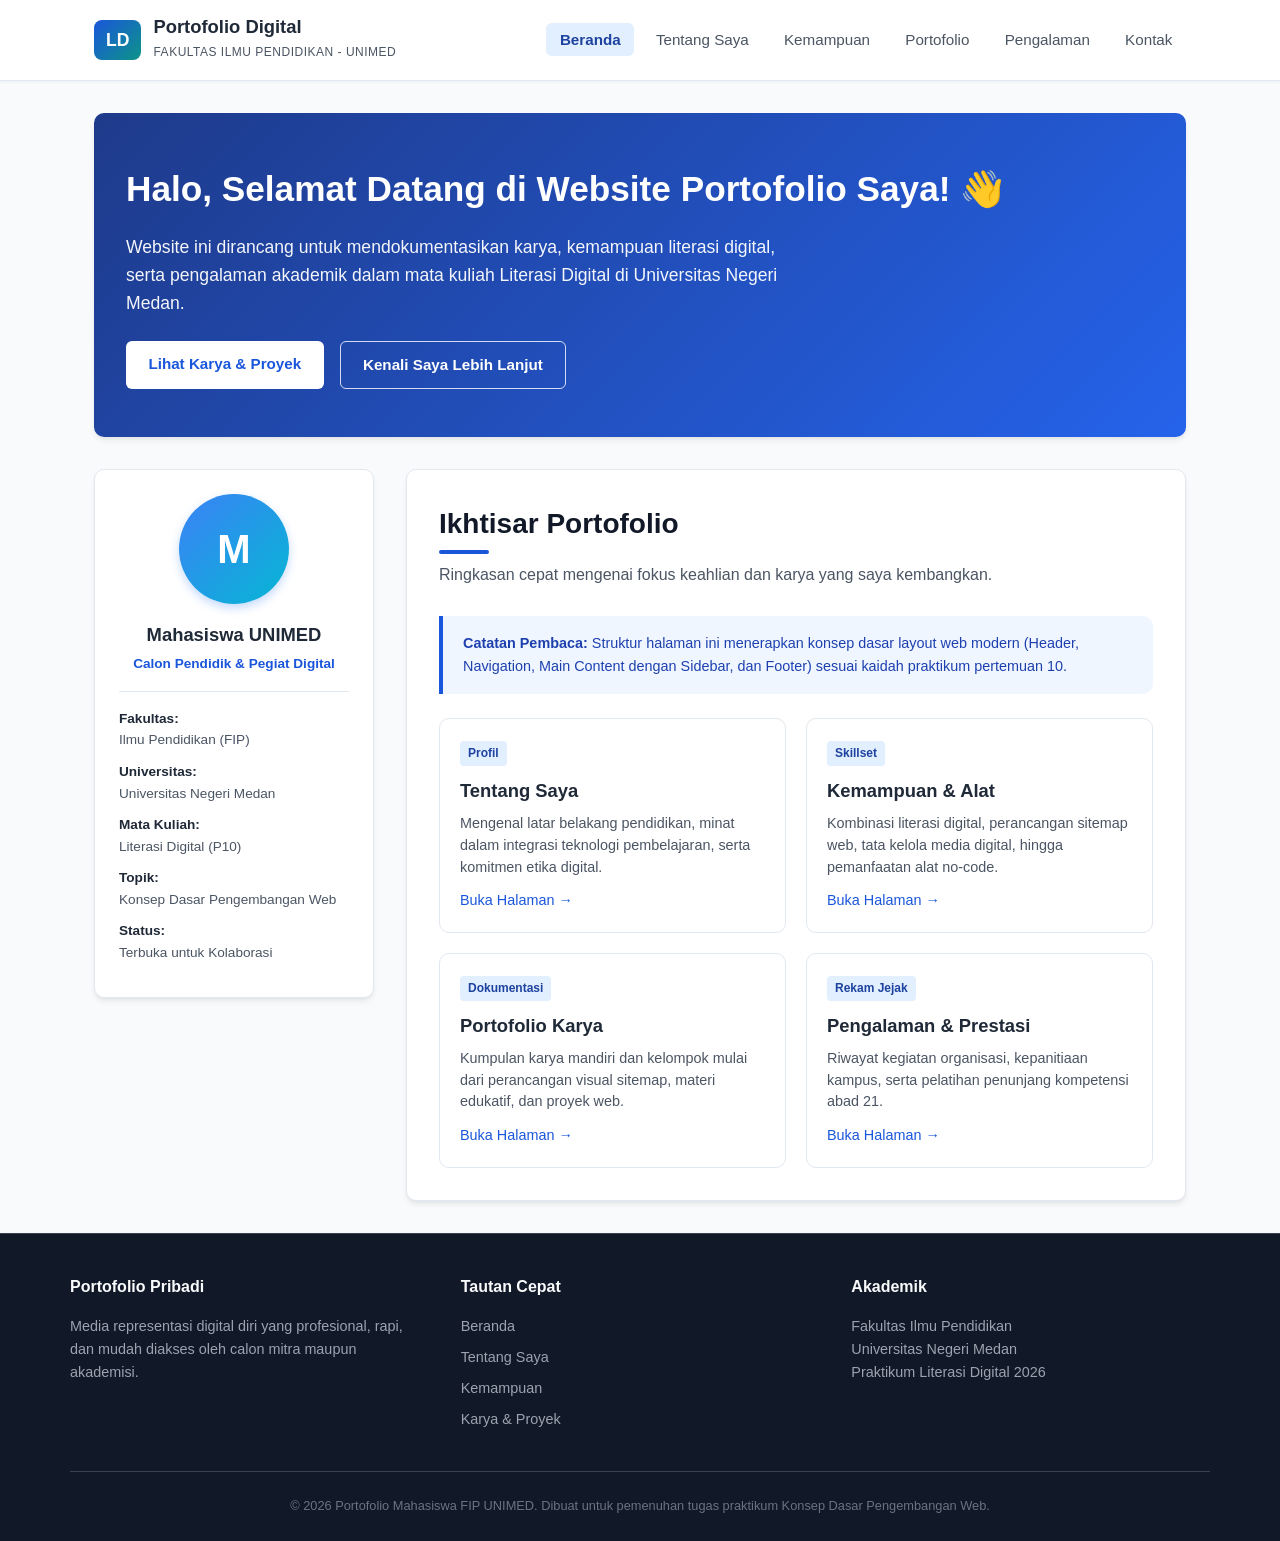
<file: index.html>
<!DOCTYPE html>
<html lang="id">
<head>
  <meta charset="UTF-8">
  <meta name="viewport" content="width=device-width, initial-scale=1.0">
  <title>Beranda | Portofolio Pribadi - Literasi Digital</title>
  <link rel="stylesheet" href="style.css">
</head>
<body>

  <!-- ================= 1. HEADER & NAVIGATION ================= -->
  <header>
    <div class="header-container">
      <div class="brand-logo">
        <span class="brand-badge">LD</span>
        <div class="brand-text">
          <h1>Portofolio Digital</h1>
          <span>Fakultas Ilmu Pendidikan - UNIMED</span>
        </div>
      </div>
      <nav>
        <ul>
          <li><a href="index.html" class="active">Beranda</a></li>
          <li><a href="tentang.html">Tentang Saya</a></li>
          <li><a href="kemampuan.html">Kemampuan</a></li>
          <li><a href="portofolio.html">Portofolio</a></li>
          <li><a href="pengalaman.html">Pengalaman</a></li>
          <li><a href="kontak.html">Kontak</a></li>
        </ul>
      </nav>
    </div>
  </header>

  <!-- ================= 2. MAIN CONTENT ================= -->
  <main>
    <!-- Hero Banner -->
    <section class="hero-banner">
      <h2>Halo, Selamat Datang di Website Portofolio Saya! 👋</h2>
      <p>
        Website ini dirancang untuk mendokumentasikan karya, kemampuan literasi digital,
        serta pengalaman akademik dalam mata kuliah Literasi Digital di Universitas Negeri Medan.
      </p>
      <div class="btn-group">
        <a href="portofolio.html" class="btn btn-primary">Lihat Karya & Proyek</a>
        <a href="tentang.html" class="btn btn-outline">Kenali Saya Lebih Lanjut</a>
      </div>
    </section>

    <!-- Layout Grid: Sidebar + Content -->
    <div class="layout-grid">
      <!-- SIDEBAR -->
      <aside class="sidebar">
        <div class="profile-card">
          <div class="avatar-placeholder">M</div>
          <h3>Mahasiswa UNIMED</h3>
          <p class="role">Calon Pendidik & Pegiat Digital</p>
          <ul class="sidebar-info">
            <li><strong>Fakultas:</strong> Ilmu Pendidikan (FIP)</li>
            <li><strong>Universitas:</strong> Universitas Negeri Medan</li>
            <li><strong>Mata Kuliah:</strong> Literasi Digital (P10)</li>
            <li><strong>Topik:</strong> Konsep Dasar Pengembangan Web</li>
            <li><strong>Status:</strong> Terbuka untuk Kolaborasi</li>
          </ul>
        </div>
      </aside>

      <!-- CONTENT AREA -->
      <section class="content-area">
        <h2 class="page-title">Ikhtisar Portofolio</h2>
        <p class="page-subtitle">Ringkasan cepat mengenai fokus keahlian dan karya yang saya kembangkan.</p>

        <div class="notice-box">
          <strong>Catatan Pembaca:</strong> Struktur halaman ini menerapkan konsep dasar layout web modern (Header, Navigation, Main Content dengan Sidebar, dan Footer) sesuai kaidah praktikum pertemuan 10.
        </div>

        <div class="card-grid">
          <div class="card">
            <span class="card-tag">Profil</span>
            <h3>Tentang Saya</h3>
            <p>Mengenal latar belakang pendidikan, minat dalam integrasi teknologi pembelajaran, serta komitmen etika digital.</p>
            <p style="margin-top: 0.75rem;"><a href="tentang.html">Buka Halaman &rarr;</a></p>
          </div>

          <div class="card">
            <span class="card-tag">Skillset</span>
            <h3>Kemampuan & Alat</h3>
            <p>Kombinasi literasi digital, perancangan sitemap web, tata kelola media digital, hingga pemanfaatan alat no-code.</p>
            <p style="margin-top: 0.75rem;"><a href="kemampuan.html">Buka Halaman &rarr;</a></p>
          </div>

          <div class="card">
            <span class="card-tag">Dokumentasi</span>
            <h3>Portofolio Karya</h3>
            <p>Kumpulan karya mandiri dan kelompok mulai dari perancangan visual sitemap, materi edukatif, dan proyek web.</p>
            <p style="margin-top: 0.75rem;"><a href="portofolio.html">Buka Halaman &rarr;</a></p>
          </div>

          <div class="card">
            <span class="card-tag">Rekam Jejak</span>
            <h3>Pengalaman & Prestasi</h3>
            <p>Riwayat kegiatan organisasi, kepanitiaan kampus, serta pelatihan penunjang kompetensi abad 21.</p>
            <p style="margin-top: 0.75rem;"><a href="pengalaman.html">Buka Halaman &rarr;</a></p>
          </div>
        </div>
      </section>
    </div>
  </main>

  <!-- ================= 3. FOOTER ================= -->
  <footer>
    <div class="footer-container">
      <div class="footer-col">
        <h4>Portofolio Pribadi</h4>
        <p>Media representasi digital diri yang profesional, rapi, dan mudah diakses oleh calon mitra maupun akademisi.</p>
      </div>
      <div class="footer-col">
        <h4>Tautan Cepat</h4>
        <ul>
          <li><a href="index.html">Beranda</a></li>
          <li><a href="tentang.html">Tentang Saya</a></li>
          <li><a href="kemampuan.html">Kemampuan</a></li>
          <li><a href="portofolio.html">Karya & Proyek</a></li>
        </ul>
      </div>
      <div class="footer-col">
        <h4>Akademik</h4>
        <p>Fakultas Ilmu Pendidikan<br>Universitas Negeri Medan<br>Praktikum Literasi Digital 2026</p>
      </div>
    </div>
    <div class="footer-bottom">
      <p>&copy; 2026 Portofolio Mahasiswa FIP UNIMED. Dibuat untuk pemenuhan tugas praktikum Konsep Dasar Pengembangan Web.</p>
    </div>
  </footer>

</body>
</html>
</file>
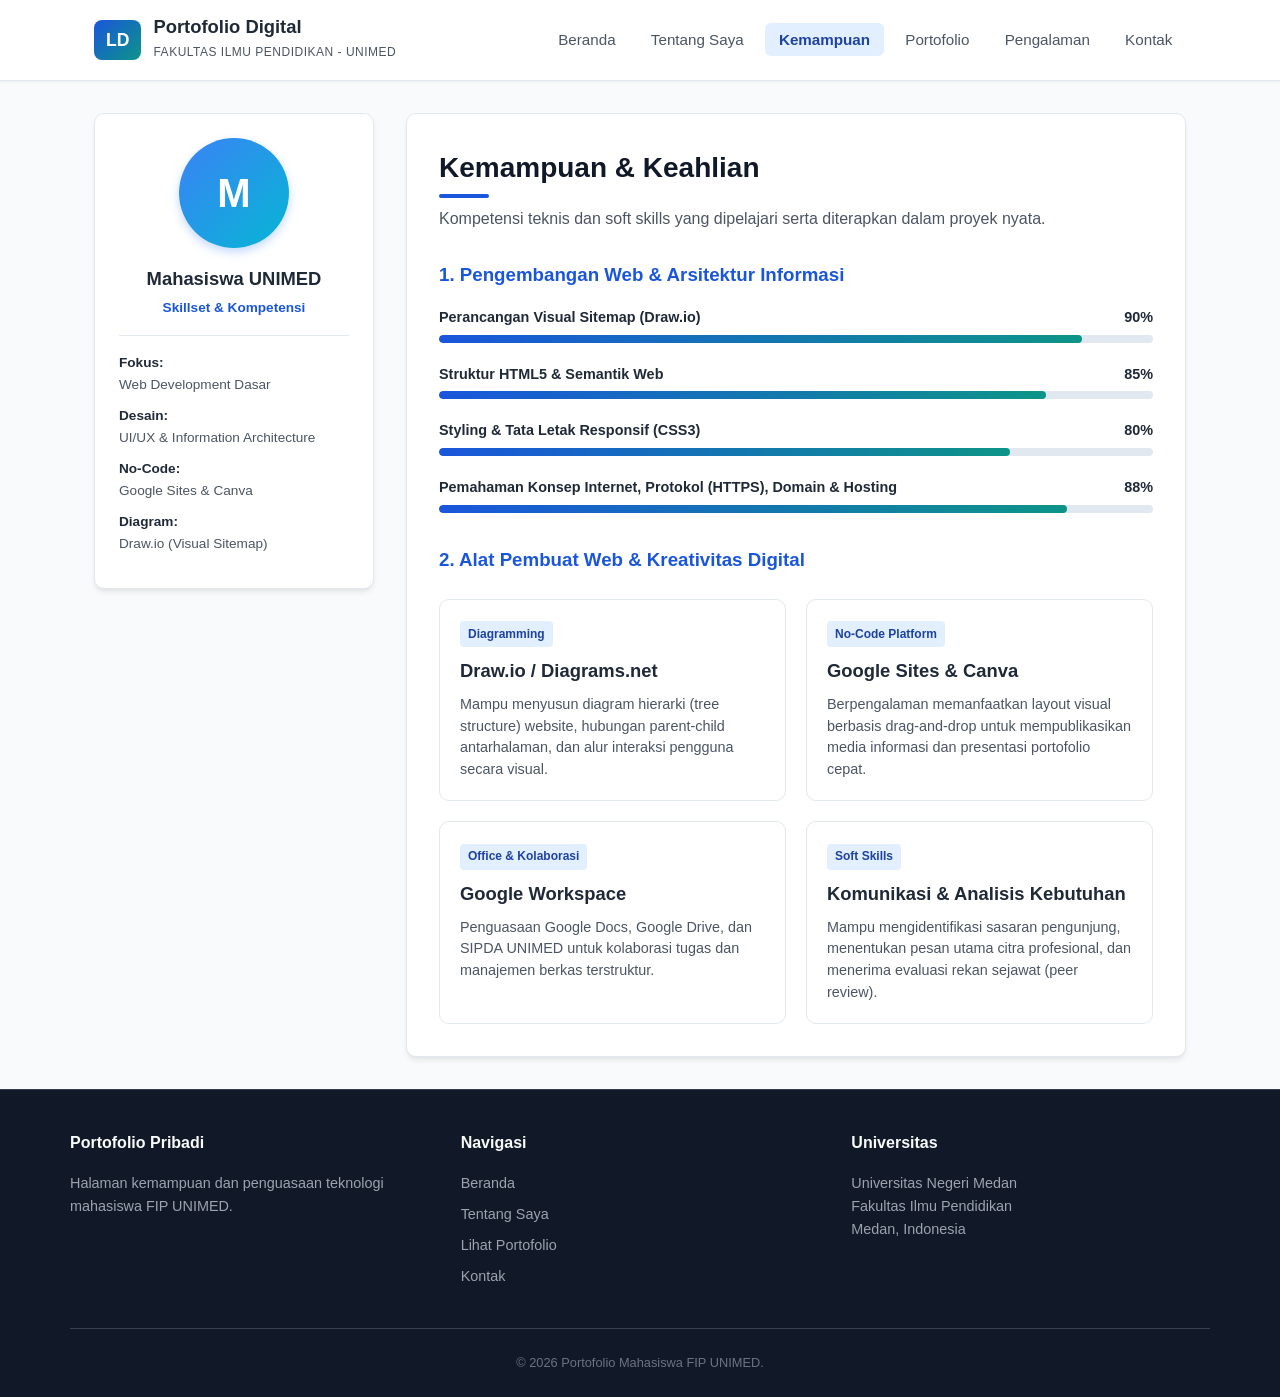
<file: kemampuan.html>
<!DOCTYPE html>
<html lang="id">
<head>
  <meta charset="UTF-8">
  <meta name="viewport" content="width=device-width, initial-scale=1.0">
  <title>Kemampuan & Keahlian | Portofolio Pribadi</title>
  <link rel="stylesheet" href="style.css">
</head>
<body>

  <!-- ================= 1. HEADER & NAVIGATION ================= -->
  <header>
    <div class="header-container">
      <div class="brand-logo">
        <span class="brand-badge">LD</span>
        <div class="brand-text">
          <h1>Portofolio Digital</h1>
          <span>Fakultas Ilmu Pendidikan - UNIMED</span>
        </div>
      </div>
      <nav>
        <ul>
          <li><a href="index.html">Beranda</a></li>
          <li><a href="tentang.html">Tentang Saya</a></li>
          <li><a href="kemampuan.html" class="active">Kemampuan</a></li>
          <li><a href="portofolio.html">Portofolio</a></li>
          <li><a href="pengalaman.html">Pengalaman</a></li>
          <li><a href="kontak.html">Kontak</a></li>
        </ul>
      </nav>
    </div>
  </header>

  <!-- ================= 2. MAIN CONTENT ================= -->
  <main>
    <div class="layout-grid">
      <!-- SIDEBAR -->
      <aside class="sidebar">
        <div class="profile-card">
          <div class="avatar-placeholder">M</div>
          <h3>Mahasiswa UNIMED</h3>
          <p class="role">Skillset & Kompetensi</p>
          <ul class="sidebar-info">
            <li><strong>Fokus:</strong> Web Development Dasar</li>
            <li><strong>Desain:</strong> UI/UX & Information Architecture</li>
            <li><strong>No-Code:</strong> Google Sites & Canva</li>
            <li><strong>Diagram:</strong> Draw.io (Visual Sitemap)</li>
          </ul>
        </div>
      </aside>

      <!-- CONTENT AREA -->
      <section class="content-area">
        <h2 class="page-title">Kemampuan & Keahlian</h2>
        <p class="page-subtitle">Kompetensi teknis dan soft skills yang dipelajari serta diterapkan dalam proyek nyata.</p>

        <!-- Kategori 1: Pengembangan Web & Arsitektur Informasi -->
        <h3 style="margin-bottom: 1rem; color: var(--primary-color);">1. Pengembangan Web & Arsitektur Informasi</h3>
        
        <div class="skill-bar-item">
          <div class="skill-info">
            <span>Perancangan Visual Sitemap (Draw.io)</span>
            <span>90%</span>
          </div>
          <div class="progress-track">
            <div class="progress-fill" style="width: 90%;"></div>
          </div>
        </div>

        <div class="skill-bar-item">
          <div class="skill-info">
            <span>Struktur HTML5 & Semantik Web</span>
            <span>85%</span>
          </div>
          <div class="progress-track">
            <div class="progress-fill" style="width: 85%;"></div>
          </div>
        </div>

        <div class="skill-bar-item">
          <div class="skill-info">
            <span>Styling & Tata Letak Responsif (CSS3)</span>
            <span>80%</span>
          </div>
          <div class="progress-track">
            <div class="progress-fill" style="width: 80%;"></div>
          </div>
        </div>

        <div class="skill-bar-item">
          <div class="skill-info">
            <span>Pemahaman Konsep Internet, Protokol (HTTPS), Domain & Hosting</span>
            <span>88%</span>
          </div>
          <div class="progress-track">
            <div class="progress-fill" style="width: 88%;"></div>
          </div>
        </div>

        <!-- Kategori 2: Platform No-Code & Desain -->
        <h3 style="margin-top: 2rem; margin-bottom: 1rem; color: var(--primary-color);">2. Alat Pembuat Web & Kreativitas Digital</h3>
        
        <div class="card-grid">
          <div class="card">
            <span class="card-tag">Diagramming</span>
            <h3>Draw.io / Diagrams.net</h3>
            <p>Mampu menyusun diagram hierarki (tree structure) website, hubungan parent-child antarhalaman, dan alur interaksi pengguna secara visual.</p>
          </div>

          <div class="card">
            <span class="card-tag">No-Code Platform</span>
            <h3>Google Sites & Canva</h3>
            <p>Berpengalaman memanfaatkan layout visual berbasis drag-and-drop untuk mempublikasikan media informasi dan presentasi portofolio cepat.</p>
          </div>

          <div class="card">
            <span class="card-tag">Office & Kolaborasi</span>
            <h3>Google Workspace</h3>
            <p>Penguasaan Google Docs, Google Drive, dan SIPDA UNIMED untuk kolaborasi tugas dan manajemen berkas terstruktur.</p>
          </div>

          <div class="card">
            <span class="card-tag">Soft Skills</span>
            <h3>Komunikasi & Analisis Kebutuhan</h3>
            <p>Mampu mengidentifikasi sasaran pengunjung, menentukan pesan utama citra profesional, dan menerima evaluasi rekan sejawat (peer review).</p>
          </div>
        </div>
      </section>
    </div>
  </main>

  <!-- ================= 3. FOOTER ================= -->
  <footer>
    <div class="footer-container">
      <div class="footer-col">
        <h4>Portofolio Pribadi</h4>
        <p>Halaman kemampuan dan penguasaan teknologi mahasiswa FIP UNIMED.</p>
      </div>
      <div class="footer-col">
        <h4>Navigasi</h4>
        <ul>
          <li><a href="index.html">Beranda</a></li>
          <li><a href="tentang.html">Tentang Saya</a></li>
          <li><a href="portofolio.html">Lihat Portofolio</a></li>
          <li><a href="kontak.html">Kontak</a></li>
        </ul>
      </div>
      <div class="footer-col">
        <h4>Universitas</h4>
        <p>Universitas Negeri Medan<br>Fakultas Ilmu Pendidikan<br>Medan, Indonesia</p>
      </div>
    </div>
    <div class="footer-bottom">
      <p>&copy; 2026 Portofolio Mahasiswa FIP UNIMED.</p>
    </div>
  </footer>

</body>
</html>
</file>
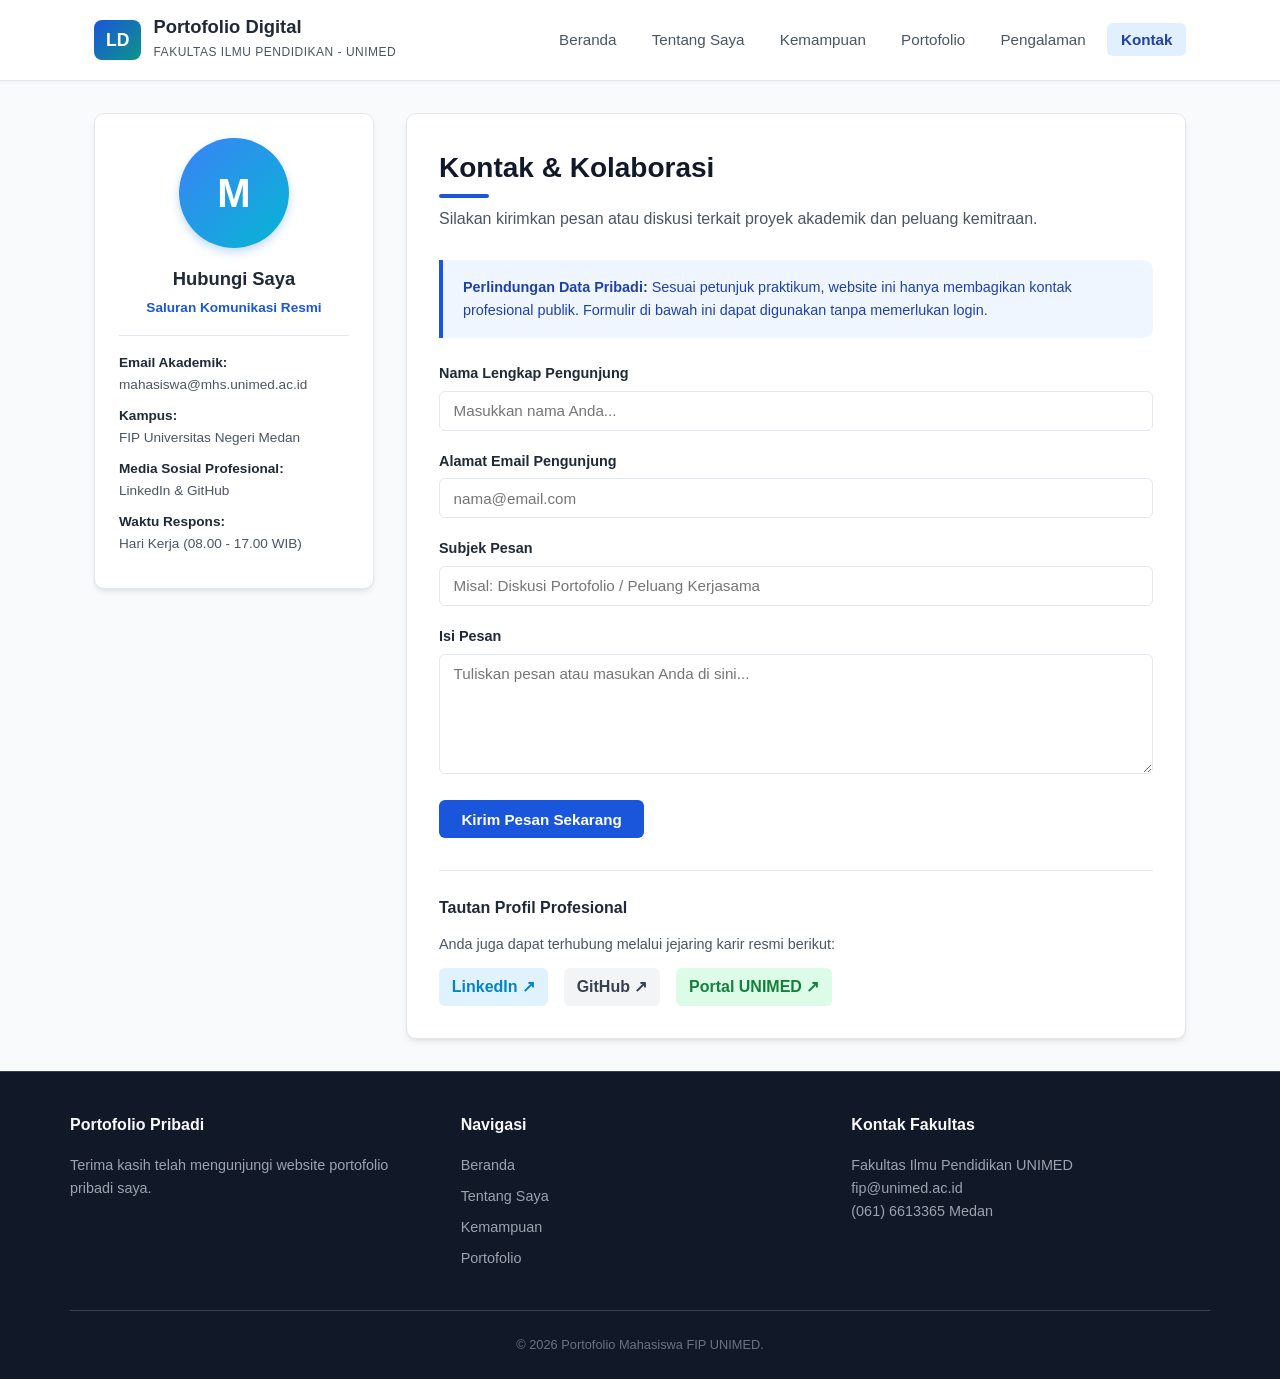
<file: kontak.html>
<!DOCTYPE html>
<html lang="id">
<head>
  <meta charset="UTF-8">
  <meta name="viewport" content="width=device-width, initial-scale=1.0">
  <title>Hubungi Saya | Portofolio Pribadi</title>
  <link rel="stylesheet" href="style.css">
</head>
<body>

  <!-- ================= 1. HEADER & NAVIGATION ================= -->
  <header>
    <div class="header-container">
      <div class="brand-logo">
        <span class="brand-badge">LD</span>
        <div class="brand-text">
          <h1>Portofolio Digital</h1>
          <span>Fakultas Ilmu Pendidikan - UNIMED</span>
        </div>
      </div>
      <nav>
        <ul>
          <li><a href="index.html">Beranda</a></li>
          <li><a href="tentang.html">Tentang Saya</a></li>
          <li><a href="kemampuan.html">Kemampuan</a></li>
          <li><a href="portofolio.html">Portofolio</a></li>
          <li><a href="pengalaman.html">Pengalaman</a></li>
          <li><a href="kontak.html" class="active">Kontak</a></li>
        </ul>
      </nav>
    </div>
  </header>

  <!-- ================= 2. MAIN CONTENT ================= -->
  <main>
    <div class="layout-grid">
      <!-- SIDEBAR -->
      <aside class="sidebar">
        <div class="profile-card">
          <div class="avatar-placeholder">M</div>
          <h3>Hubungi Saya</h3>
          <p class="role">Saluran Komunikasi Resmi</p>
          <ul class="sidebar-info">
            <li><strong>Email Akademik:</strong> mahasiswa@mhs.unimed.ac.id</li>
            <li><strong>Kampus:</strong> FIP Universitas Negeri Medan</li>
            <li><strong>Media Sosial Profesional:</strong> LinkedIn & GitHub</li>
            <li><strong>Waktu Respons:</strong> Hari Kerja (08.00 - 17.00 WIB)</li>
          </ul>
        </div>
      </aside>

      <!-- CONTENT AREA -->
      <section class="content-area">
        <h2 class="page-title">Kontak & Kolaborasi</h2>
        <p class="page-subtitle">Silakan kirimkan pesan atau diskusi terkait proyek akademik dan peluang kemitraan.</p>

        <div class="notice-box">
          <strong>Perlindungan Data Pribadi:</strong> Sesuai petunjuk praktikum, website ini hanya membagikan kontak profesional publik. Formulir di bawah ini dapat digunakan tanpa memerlukan login.
        </div>

        <!-- Formulir Pesan -->
        <form action="#" method="POST" onsubmit="event.preventDefault(); alert('Terima kasih! Pesan simulasi Anda telah terkirim.');">
          <div class="form-group">
            <label for="sender-name">Nama Lengkap Pengunjung</label>
            <input type="text" id="sender-name" class="form-control" placeholder="Masukkan nama Anda..." required>
          </div>

          <div class="form-group">
            <label for="sender-email">Alamat Email Pengunjung</label>
            <input type="email" id="sender-email" class="form-control" placeholder="nama@email.com" required>
          </div>

          <div class="form-group">
            <label for="sender-subject">Subjek Pesan</label>
            <input type="text" id="sender-subject" class="form-control" placeholder="Misal: Diskusi Portofolio / Peluang Kerjasama" required>
          </div>

          <div class="form-group">
            <label for="sender-message">Isi Pesan</label>
            <textarea id="sender-message" class="form-control" placeholder="Tuliskan pesan atau masukan Anda di sini..." required></textarea>
          </div>

          <button type="submit" class="btn btn-submit">Kirim Pesan Sekarang</button>
        </form>

        <div style="margin-top: 2rem; border-top: 1px solid var(--border-color); padding-top: 1.5rem;">
          <h4 style="margin-bottom: 0.75rem; color: var(--text-main);">Tautan Profil Profesional</h4>
          <p style="font-size: 0.9rem; color: var(--text-muted); margin-bottom: 0.75rem;">
            Anda juga dapat terhubung melalui jejaring karir resmi berikut:
          </p>
          <div style="display: flex; gap: 1rem; flex-wrap: wrap;">
            <a href="https://linkedin.com" target="_blank" rel="noopener noreferrer" style="font-weight: 600; background: #e0f2fe; color: #0284c7; padding: 0.4rem 0.8rem; border-radius: 6px;">LinkedIn &nearr;</a>
            <a href="https://github.com" target="_blank" rel="noopener noreferrer" style="font-weight: 600; background: #f3f4f6; color: #374151; padding: 0.4rem 0.8rem; border-radius: 6px;">GitHub &nearr;</a>
            <a href="https://unimed.ac.id" target="_blank" rel="noopener noreferrer" style="font-weight: 600; background: #dcfce7; color: #15803d; padding: 0.4rem 0.8rem; border-radius: 6px;">Portal UNIMED &nearr;</a>
          </div>
        </div>
      </section>
    </div>
  </main>

  <!-- ================= 3. FOOTER ================= -->
  <footer>
    <div class="footer-container">
      <div class="footer-col">
        <h4>Portofolio Pribadi</h4>
        <p>Terima kasih telah mengunjungi website portofolio pribadi saya.</p>
      </div>
      <div class="footer-col">
        <h4>Navigasi</h4>
        <ul>
          <li><a href="index.html">Beranda</a></li>
          <li><a href="tentang.html">Tentang Saya</a></li>
          <li><a href="kemampuan.html">Kemampuan</a></li>
          <li><a href="portofolio.html">Portofolio</a></li>
        </ul>
      </div>
      <div class="footer-col">
        <h4>Kontak Fakultas</h4>
        <p>Fakultas Ilmu Pendidikan UNIMED<br>fip@unimed.ac.id<br>(061) 6613365 Medan</p>
      </div>
    </div>
    <div class="footer-bottom">
      <p>&copy; 2026 Portofolio Mahasiswa FIP UNIMED.</p>
    </div>
  </footer>

</body>
</html>
</file>
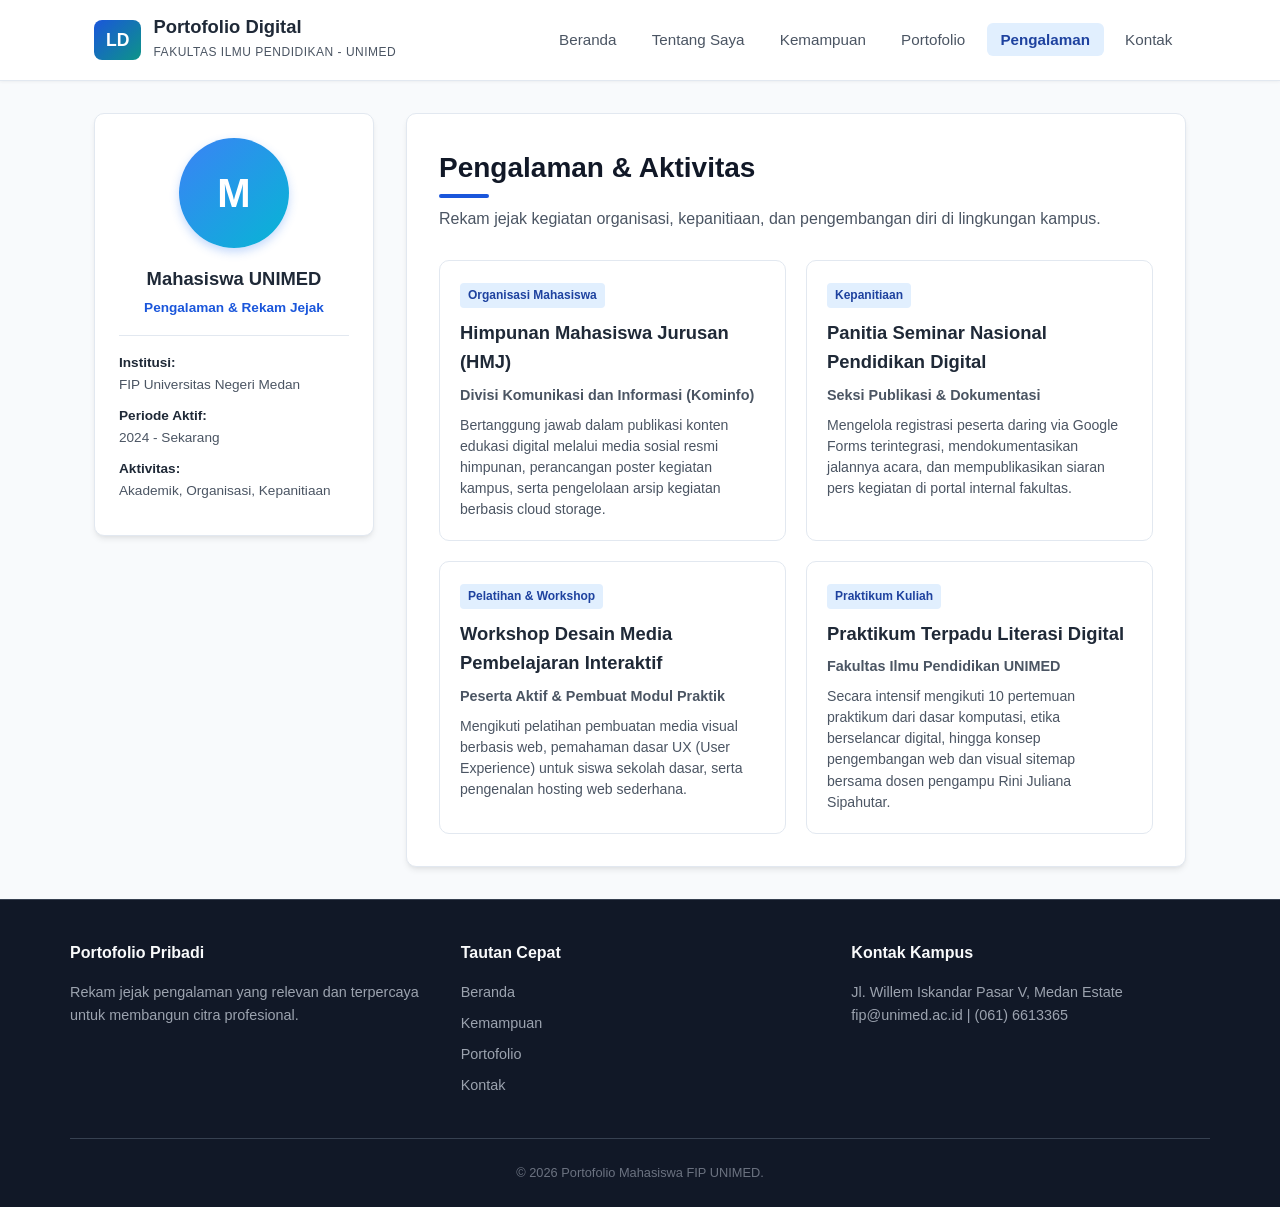
<file: pengalaman.html>
<!DOCTYPE html>
<html lang="id">
<head>
  <meta charset="UTF-8">
  <meta name="viewport" content="width=device-width, initial-scale=1.0">
  <title>Pengalaman & Kegiatan | Portofolio Pribadi</title>
  <link rel="stylesheet" href="style.css">
</head>
<body>

  <!-- ================= 1. HEADER & NAVIGATION ================= -->
  <header>
    <div class="header-container">
      <div class="brand-logo">
        <span class="brand-badge">LD</span>
        <div class="brand-text">
          <h1>Portofolio Digital</h1>
          <span>Fakultas Ilmu Pendidikan - UNIMED</span>
        </div>
      </div>
      <nav>
        <ul>
          <li><a href="index.html">Beranda</a></li>
          <li><a href="tentang.html">Tentang Saya</a></li>
          <li><a href="kemampuan.html">Kemampuan</a></li>
          <li><a href="portofolio.html">Portofolio</a></li>
          <li><a href="pengalaman.html" class="active">Pengalaman</a></li>
          <li><a href="kontak.html">Kontak</a></li>
        </ul>
      </nav>
    </div>
  </header>

  <!-- ================= 2. MAIN CONTENT ================= -->
  <main>
    <div class="layout-grid">
      <!-- SIDEBAR -->
      <aside class="sidebar">
        <div class="profile-card">
          <div class="avatar-placeholder">M</div>
          <h3>Mahasiswa UNIMED</h3>
          <p class="role">Pengalaman & Rekam Jejak</p>
          <ul class="sidebar-info">
            <li><strong>Institusi:</strong> FIP Universitas Negeri Medan</li>
            <li><strong>Periode Aktif:</strong> 2024 - Sekarang</li>
            <li><strong>Aktivitas:</strong> Akademik, Organisasi, Kepanitiaan</li>
          </ul>
        </div>
      </aside>

      <!-- CONTENT AREA -->
      <section class="content-area">
        <h2 class="page-title">Pengalaman & Aktivitas</h2>
        <p class="page-subtitle">Rekam jejak kegiatan organisasi, kepanitiaan, dan pengembangan diri di lingkungan kampus.</p>

        <div class="card-grid">
          <div class="card">
            <span class="card-tag">Organisasi Mahasiswa</span>
            <h3>Himpunan Mahasiswa Jurusan (HMJ)</h3>
            <p><strong>Divisi Komunikasi dan Informasi (Kominfo)</strong></p>
            <p style="margin-top: 0.5rem; font-size: 0.88rem; color: var(--text-muted);">
              Bertanggung jawab dalam publikasi konten edukasi digital melalui media sosial resmi himpunan, perancangan poster kegiatan kampus, serta pengelolaan arsip kegiatan berbasis cloud storage.
            </p>
          </div>

          <div class="card">
            <span class="card-tag">Kepanitiaan</span>
            <h3>Panitia Seminar Nasional Pendidikan Digital</h3>
            <p><strong>Seksi Publikasi & Dokumentasi</strong></p>
            <p style="margin-top: 0.5rem; font-size: 0.88rem; color: var(--text-muted);">
              Mengelola registrasi peserta daring via Google Forms terintegrasi, mendokumentasikan jalannya acara, dan mempublikasikan siaran pers kegiatan di portal internal fakultas.
            </p>
          </div>

          <div class="card">
            <span class="card-tag">Pelatihan & Workshop</span>
            <h3>Workshop Desain Media Pembelajaran Interaktif</h3>
            <p><strong>Peserta Aktif & Pembuat Modul Praktik</strong></p>
            <p style="margin-top: 0.5rem; font-size: 0.88rem; color: var(--text-muted);">
              Mengikuti pelatihan pembuatan media visual berbasis web, pemahaman dasar UX (User Experience) untuk siswa sekolah dasar, serta pengenalan hosting web sederhana.
            </p>
          </div>

          <div class="card">
            <span class="card-tag">Praktikum Kuliah</span>
            <h3>Praktikum Terpadu Literasi Digital</h3>
            <p><strong>Fakultas Ilmu Pendidikan UNIMED</strong></p>
            <p style="margin-top: 0.5rem; font-size: 0.88rem; color: var(--text-muted);">
              Secara intensif mengikuti 10 pertemuan praktikum dari dasar komputasi, etika berselancar digital, hingga konsep pengembangan web dan visual sitemap bersama dosen pengampu Rini Juliana Sipahutar.
            </p>
          </div>
        </div>
      </section>
    </div>
  </main>

  <!-- ================= 3. FOOTER ================= -->
  <footer>
    <div class="footer-container">
      <div class="footer-col">
        <h4>Portofolio Pribadi</h4>
        <p>Rekam jejak pengalaman yang relevan dan terpercaya untuk membangun citra profesional.</p>
      </div>
      <div class="footer-col">
        <h4>Tautan Cepat</h4>
        <ul>
          <li><a href="index.html">Beranda</a></li>
          <li><a href="kemampuan.html">Kemampuan</a></li>
          <li><a href="portofolio.html">Portofolio</a></li>
          <li><a href="kontak.html">Kontak</a></li>
        </ul>
      </div>
      <div class="footer-col">
        <h4>Kontak Kampus</h4>
        <p>Jl. Willem Iskandar Pasar V, Medan Estate<br>fip@unimed.ac.id | (061) 6613365</p>
      </div>
    </div>
    <div class="footer-bottom">
      <p>&copy; 2026 Portofolio Mahasiswa FIP UNIMED.</p>
    </div>
  </footer>

</body>
</html>
</file>
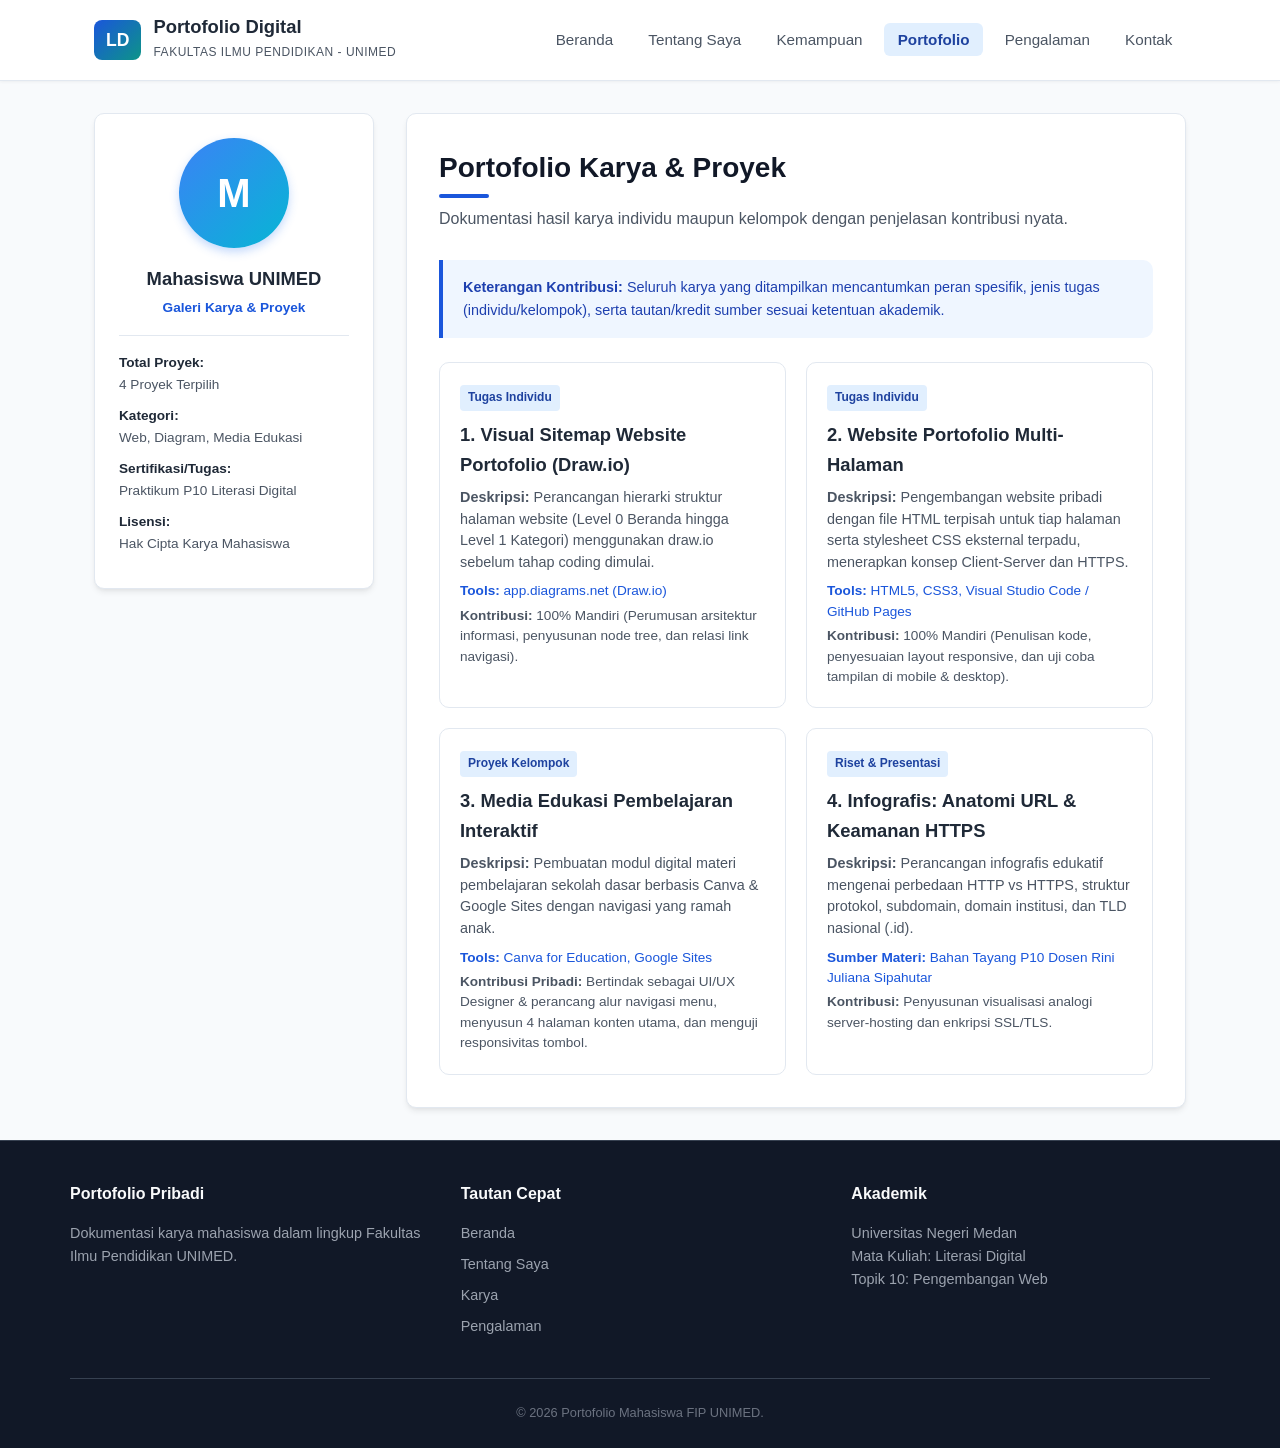
<file: portofolio.html>
<!DOCTYPE html>
<html lang="id">
<head>
  <meta charset="UTF-8">
  <meta name="viewport" content="width=device-width, initial-scale=1.0">
  <title>Portofolio & Karya | Portofolio Pribadi</title>
  <link rel="stylesheet" href="style.css">
</head>
<body>

  <!-- ================= 1. HEADER & NAVIGATION ================= -->
  <header>
    <div class="header-container">
      <div class="brand-logo">
        <span class="brand-badge">LD</span>
        <div class="brand-text">
          <h1>Portofolio Digital</h1>
          <span>Fakultas Ilmu Pendidikan - UNIMED</span>
        </div>
      </div>
      <nav>
        <ul>
          <li><a href="index.html">Beranda</a></li>
          <li><a href="tentang.html">Tentang Saya</a></li>
          <li><a href="kemampuan.html">Kemampuan</a></li>
          <li><a href="portofolio.html" class="active">Portofolio</a></li>
          <li><a href="pengalaman.html">Pengalaman</a></li>
          <li><a href="kontak.html">Kontak</a></li>
        </ul>
      </nav>
    </div>
  </header>

  <!-- ================= 2. MAIN CONTENT ================= -->
  <main>
    <div class="layout-grid">
      <!-- SIDEBAR -->
      <aside class="sidebar">
        <div class="profile-card">
          <div class="avatar-placeholder">M</div>
          <h3>Mahasiswa UNIMED</h3>
          <p class="role">Galeri Karya & Proyek</p>
          <ul class="sidebar-info">
            <li><strong>Total Proyek:</strong> 4 Proyek Terpilih</li>
            <li><strong>Kategori:</strong> Web, Diagram, Media Edukasi</li>
            <li><strong>Sertifikasi/Tugas:</strong> Praktikum P10 Literasi Digital</li>
            <li><strong>Lisensi:</strong> Hak Cipta Karya Mahasiswa</li>
          </ul>
        </div>
      </aside>

      <!-- CONTENT AREA -->
      <section class="content-area">
        <h2 class="page-title">Portofolio Karya & Proyek</h2>
        <p class="page-subtitle">Dokumentasi hasil karya individu maupun kelompok dengan penjelasan kontribusi nyata.</p>

        <div class="notice-box">
          <strong>Keterangan Kontribusi:</strong> Seluruh karya yang ditampilkan mencantumkan peran spesifik, jenis tugas (individu/kelompok), serta tautan/kredit sumber sesuai ketentuan akademik.
        </div>

        <div class="card-grid">
          <!-- Proyek 1 -->
          <div class="card">
            <span class="card-tag">Tugas Individu</span>
            <h3>1. Visual Sitemap Website Portofolio (Draw.io)</h3>
            <p><strong>Deskripsi:</strong> Perancangan hierarki struktur halaman website (Level 0 Beranda hingga Level 1 Kategori) menggunakan draw.io sebelum tahap coding dimulai.</p>
            <p style="margin-top: 0.5rem; font-size: 0.85rem; color: var(--primary-color);"><strong>Tools:</strong> app.diagrams.net (Draw.io)</p>
            <p style="font-size: 0.85rem; color: var(--text-muted); margin-top: 0.25rem;"><strong>Kontribusi:</strong> 100% Mandiri (Perumusan arsitektur informasi, penyusunan node tree, dan relasi link navigasi).</p>
          </div>

          <!-- Proyek 2 -->
          <div class="card">
            <span class="card-tag">Tugas Individu</span>
            <h3>2. Website Portofolio Multi-Halaman</h3>
            <p><strong>Deskripsi:</strong> Pengembangan website pribadi dengan file HTML terpisah untuk tiap halaman serta stylesheet CSS eksternal terpadu, menerapkan konsep Client-Server dan HTTPS.</p>
            <p style="margin-top: 0.5rem; font-size: 0.85rem; color: var(--primary-color);"><strong>Tools:</strong> HTML5, CSS3, Visual Studio Code / GitHub Pages</p>
            <p style="font-size: 0.85rem; color: var(--text-muted); margin-top: 0.25rem;"><strong>Kontribusi:</strong> 100% Mandiri (Penulisan kode, penyesuaian layout responsive, dan uji coba tampilan di mobile & desktop).</p>
          </div>

          <!-- Proyek 3 -->
          <div class="card">
            <span class="card-tag">Proyek Kelompok</span>
            <h3>3. Media Edukasi Pembelajaran Interaktif</h3>
            <p><strong>Deskripsi:</strong> Pembuatan modul digital materi pembelajaran sekolah dasar berbasis Canva & Google Sites dengan navigasi yang ramah anak.</p>
            <p style="margin-top: 0.5rem; font-size: 0.85rem; color: var(--primary-color);"><strong>Tools:</strong> Canva for Education, Google Sites</p>
            <p style="font-size: 0.85rem; color: var(--text-muted); margin-top: 0.25rem;"><strong>Kontribusi Pribadi:</strong> Bertindak sebagai UI/UX Designer & perancang alur navigasi menu, menyusun 4 halaman konten utama, dan menguji responsivitas tombol.</p>
          </div>

          <!-- Proyek 4 -->
          <div class="card">
            <span class="card-tag">Riset & Presentasi</span>
            <h3>4. Infografis: Anatomi URL & Keamanan HTTPS</h3>
            <p><strong>Deskripsi:</strong> Perancangan infografis edukatif mengenai perbedaan HTTP vs HTTPS, struktur protokol, subdomain, domain institusi, dan TLD nasional (.id).</p>
            <p style="margin-top: 0.5rem; font-size: 0.85rem; color: var(--primary-color);"><strong>Sumber Materi:</strong> Bahan Tayang P10 Dosen Rini Juliana Sipahutar</p>
            <p style="font-size: 0.85rem; color: var(--text-muted); margin-top: 0.25rem;"><strong>Kontribusi:</strong> Penyusunan visualisasi analogi server-hosting dan enkripsi SSL/TLS.</p>
          </div>
        </div>
      </section>
    </div>
  </main>

  <!-- ================= 3. FOOTER ================= -->
  <footer>
    <div class="footer-container">
      <div class="footer-col">
        <h4>Portofolio Pribadi</h4>
        <p>Dokumentasi karya mahasiswa dalam lingkup Fakultas Ilmu Pendidikan UNIMED.</p>
      </div>
      <div class="footer-col">
        <h4>Tautan Cepat</h4>
        <ul>
          <li><a href="index.html">Beranda</a></li>
          <li><a href="tentang.html">Tentang Saya</a></li>
          <li><a href="portofolio.html">Karya</a></li>
          <li><a href="pengalaman.html">Pengalaman</a></li>
        </ul>
      </div>
      <div class="footer-col">
        <h4>Akademik</h4>
        <p>Universitas Negeri Medan<br>Mata Kuliah: Literasi Digital<br>Topik 10: Pengembangan Web</p>
      </div>
    </div>
    <div class="footer-bottom">
      <p>&copy; 2026 Portofolio Mahasiswa FIP UNIMED.</p>
    </div>
  </footer>

</body>
</html>
</file>
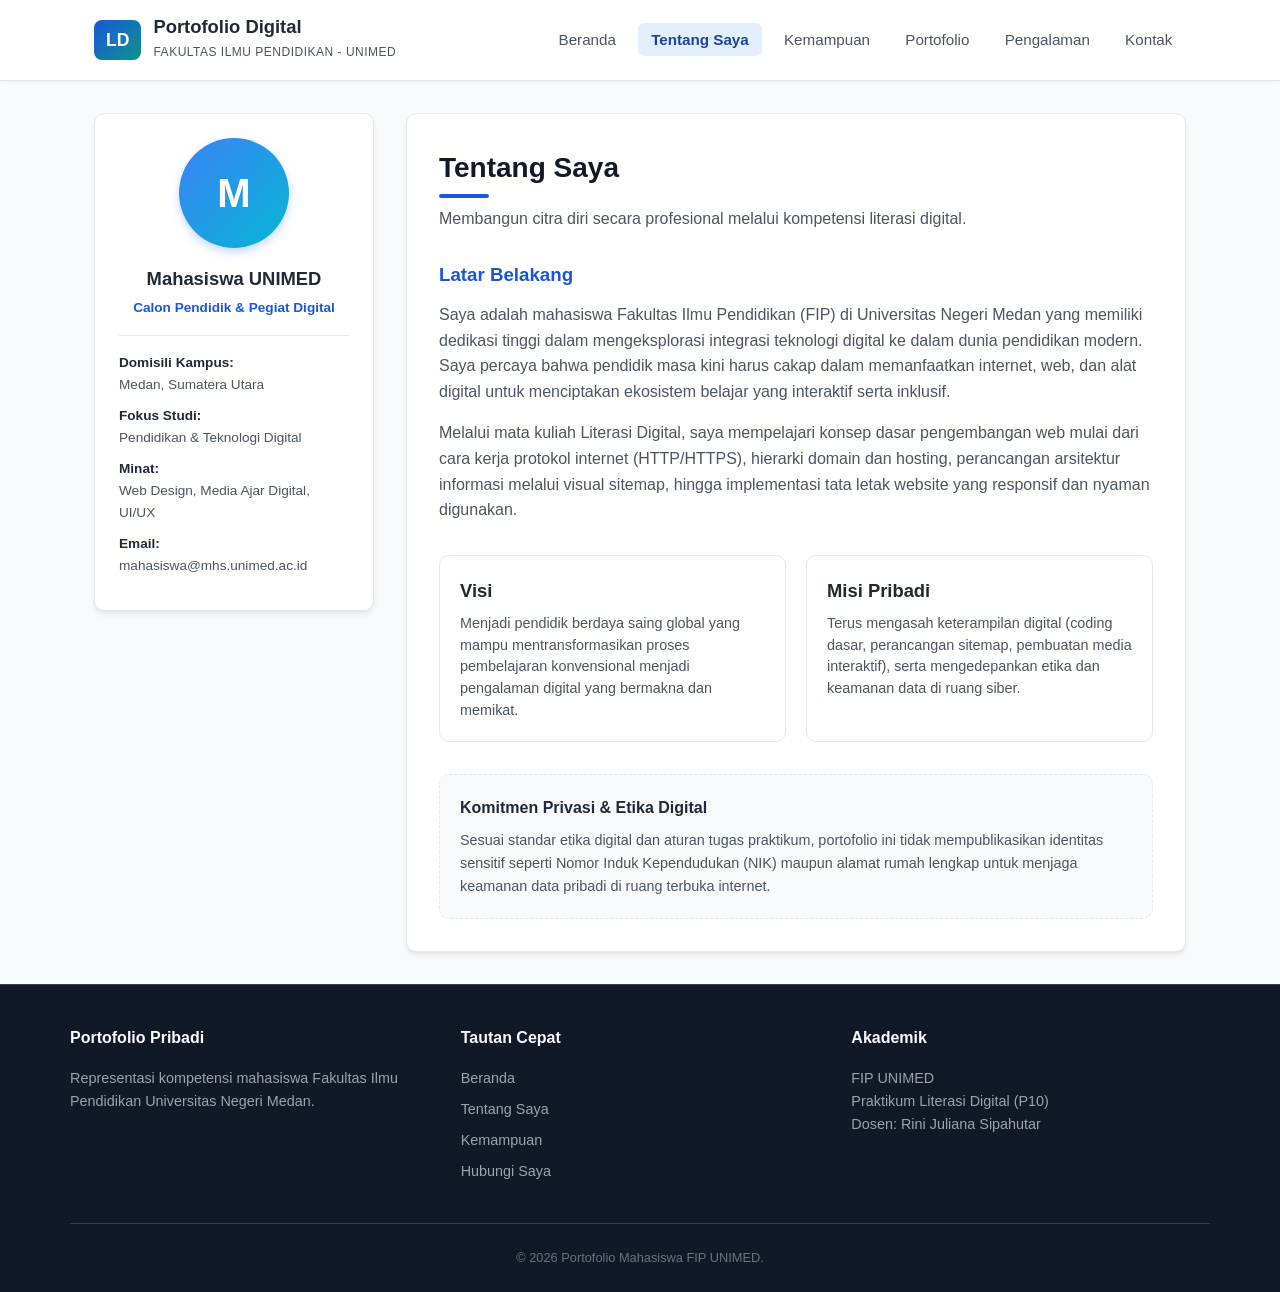
<file: tentang.html>
<!DOCTYPE html>
<html lang="id">
<head>
  <meta charset="UTF-8">
  <meta name="viewport" content="width=device-width, initial-scale=1.0">
  <title>Tentang Saya | Portofolio Pribadi</title>
  <link rel="stylesheet" href="style.css">
</head>
<body>

  <!-- ================= 1. HEADER & NAVIGATION ================= -->
  <header>
    <div class="header-container">
      <div class="brand-logo">
        <span class="brand-badge">LD</span>
        <div class="brand-text">
          <h1>Portofolio Digital</h1>
          <span>Fakultas Ilmu Pendidikan - UNIMED</span>
        </div>
      </div>
      <nav>
        <ul>
          <li><a href="index.html">Beranda</a></li>
          <li><a href="tentang.html" class="active">Tentang Saya</a></li>
          <li><a href="kemampuan.html">Kemampuan</a></li>
          <li><a href="portofolio.html">Portofolio</a></li>
          <li><a href="pengalaman.html">Pengalaman</a></li>
          <li><a href="kontak.html">Kontak</a></li>
        </ul>
      </nav>
    </div>
  </header>

  <!-- ================= 2. MAIN CONTENT ================= -->
  <main>
    <div class="layout-grid">
      <!-- SIDEBAR -->
      <aside class="sidebar">
        <div class="profile-card">
          <div class="avatar-placeholder">M</div>
          <h3>Mahasiswa UNIMED</h3>
          <p class="role">Calon Pendidik & Pegiat Digital</p>
          <ul class="sidebar-info">
            <li><strong>Domisili Kampus:</strong> Medan, Sumatera Utara</li>
            <li><strong>Fokus Studi:</strong> Pendidikan & Teknologi Digital</li>
            <li><strong>Minat:</strong> Web Design, Media Ajar Digital, UI/UX</li>
            <li><strong>Email:</strong> mahasiswa@mhs.unimed.ac.id</li>
          </ul>
        </div>
      </aside>

      <!-- CONTENT AREA -->
      <section class="content-area">
        <h2 class="page-title">Tentang Saya</h2>
        <p class="page-subtitle">Membangun citra diri secara profesional melalui kompetensi literasi digital.</p>

        <article style="margin-bottom: 2rem;">
          <h3 style="margin-bottom: 0.75rem; color: var(--primary-color);">Latar Belakang</h3>
          <p style="margin-bottom: 1rem; color: var(--text-muted);">
            Saya adalah mahasiswa Fakultas Ilmu Pendidikan (FIP) di Universitas Negeri Medan yang memiliki dedikasi tinggi dalam mengeksplorasi integrasi teknologi digital ke dalam dunia pendidikan modern. Saya percaya bahwa pendidik masa kini harus cakap dalam memanfaatkan internet, web, dan alat digital untuk menciptakan ekosistem belajar yang interaktif serta inklusif.
          </p>
          <p style="color: var(--text-muted);">
            Melalui mata kuliah Literasi Digital, saya mempelajari konsep dasar pengembangan web mulai dari cara kerja protokol internet (HTTP/HTTPS), hierarki domain dan hosting, perancangan arsitektur informasi melalui visual sitemap, hingga implementasi tata letak website yang responsif dan nyaman digunakan.
          </p>
        </article>

        <div class="card-grid" style="margin-top: 1.5rem;">
          <div class="card">
            <h3>Visi</h3>
            <p>Menjadi pendidik berdaya saing global yang mampu mentransformasikan proses pembelajaran konvensional menjadi pengalaman digital yang bermakna dan memikat.</p>
          </div>
          <div class="card">
            <h3>Misi Pribadi</h3>
            <p>Terus mengasah keterampilan digital (coding dasar, perancangan sitemap, pembuatan media interaktif), serta mengedepankan etika dan keamanan data di ruang siber.</p>
          </div>
        </div>

        <div style="margin-top: 2rem; padding: 1.25rem; background: #f8fafc; border-radius: var(--radius); border: 1px dashed var(--border-color);">
          <h4 style="margin-bottom: 0.5rem; color: var(--text-main);">Komitmen Privasi & Etika Digital</h4>
          <p style="font-size: 0.9rem; color: var(--text-muted);">
            Sesuai standar etika digital dan aturan tugas praktikum, portofolio ini tidak mempublikasikan identitas sensitif seperti Nomor Induk Kependudukan (NIK) maupun alamat rumah lengkap untuk menjaga keamanan data pribadi di ruang terbuka internet.
          </p>
        </div>
      </section>
    </div>
  </main>

  <!-- ================= 3. FOOTER ================= -->
  <footer>
    <div class="footer-container">
      <div class="footer-col">
        <h4>Portofolio Pribadi</h4>
        <p>Representasi kompetensi mahasiswa Fakultas Ilmu Pendidikan Universitas Negeri Medan.</p>
      </div>
      <div class="footer-col">
        <h4>Tautan Cepat</h4>
        <ul>
          <li><a href="index.html">Beranda</a></li>
          <li><a href="tentang.html">Tentang Saya</a></li>
          <li><a href="kemampuan.html">Kemampuan</a></li>
          <li><a href="kontak.html">Hubungi Saya</a></li>
        </ul>
      </div>
      <div class="footer-col">
        <h4>Akademik</h4>
        <p>FIP UNIMED<br>Praktikum Literasi Digital (P10)<br>Dosen: Rini Juliana Sipahutar</p>
      </div>
    </div>
    <div class="footer-bottom">
      <p>&copy; 2026 Portofolio Mahasiswa FIP UNIMED.</p>
    </div>
  </footer>

</body>
</html>
</file>
<file: style.css>
/* ===================================================
   STYLE WEBSITE PORTOFOLIO PRIBADI
   Materi: Konsep Dasar Pengembangan Web - Pertemuan 10
   Fakultas Ilmu Pendidikan - Universitas Negeri Medan
   Struktur: Header, Navigation, Main Content, Footer
=================================================== */

:root {
  --primary-color: #1a56db;
  --primary-dark: #1e429f;
  --primary-light: #e1effe;
  --accent-color: #0d9488;
  --text-main: #1f2937;
  --text-muted: #4b5563;
  --bg-body: #f8fafc;
  --bg-card: #ffffff;
  --border-color: #e2e8f0;
  --shadow: 0 4px 6px -1px rgba(0, 0, 0, 0.08), 0 2px 4px -2px rgba(0, 0, 0, 0.05);
  --shadow-hover: 0 10px 15px -3px rgba(0, 0, 0, 0.1), 0 4px 6px -4px rgba(0, 0, 0, 0.08);
  --radius: 10px;
  --transition: all 0.25s ease-in-out;
}

* {
  margin: 0;
  padding: 0;
  box-sizing: border-box;
}

body {
  font-family: 'Segoe UI', -apple-system, BlinkMacSystemFont, Roboto, Helvetica, Arial, sans-serif;
  color: var(--text-main);
  background-color: var(--bg-body);
  line-height: 1.6;
  min-height: 100vh;
  display: flex;
  flex-direction: column;
}

a {
  color: var(--primary-color);
  text-decoration: none;
  transition: var(--transition);
}

a:hover {
  color: var(--primary-dark);
}

/* -------------------------------------------
   1. HEADER & NAVIGATION (Bagian Atas)
------------------------------------------- */
header {
  background-color: #ffffff;
  border-bottom: 1px solid var(--border-color);
  position: sticky;
  top: 0;
  z-index: 100;
  box-shadow: 0 1px 3px rgba(0, 0, 0, 0.05);
}

.header-container {
  max-width: 1140px;
  margin: 0 auto;
  padding: 1rem 1.5rem;
  display: flex;
  justify-content: space-between;
  align-items: center;
  flex-wrap: wrap;
  gap: 1rem;
}

.brand-logo {
  display: flex;
  align-items: center;
  gap: 0.75rem;
}

.brand-badge {
  background: linear-gradient(135deg, var(--primary-color), var(--accent-color));
  color: white;
  font-weight: 700;
  font-size: 1.1rem;
  padding: 0.35rem 0.75rem;
  border-radius: 8px;
  display: inline-block;
}

.brand-text h1 {
  font-size: 1.15rem;
  font-weight: 700;
  color: var(--text-main);
  line-height: 1.2;
}

.brand-text span {
  font-size: 0.75rem;
  color: var(--text-muted);
  text-transform: uppercase;
  letter-spacing: 0.5px;
}

/* Navigasi */
nav ul {
  display: flex;
  list-style: none;
  gap: 0.5rem;
  flex-wrap: wrap;
}

nav a {
  padding: 0.5rem 0.85rem;
  border-radius: 6px;
  font-weight: 500;
  font-size: 0.95rem;
  color: var(--text-muted);
}

nav a:hover,
nav a.active {
  background-color: var(--primary-light);
  color: var(--primary-dark);
  font-weight: 600;
}

/* -------------------------------------------
   2. BODY / MAIN CONTENT (Bagian Isi Utama)
------------------------------------------- */
main {
  flex: 1;
  max-width: 1140px;
  width: 100%;
  margin: 2rem auto;
  padding: 0 1.5rem;
}

/* Layout 2 Kolom (Sidebar + Content) sesuai slide materi */
.layout-grid {
  display: grid;
  grid-template-columns: 280px 1fr;
  gap: 2rem;
  align-items: start;
}

.layout-single {
  display: block;
}

/* Sidebar */
aside.sidebar {
  background: var(--bg-card);
  padding: 1.5rem;
  border-radius: var(--radius);
  border: 1px solid var(--border-color);
  box-shadow: var(--shadow);
}

.profile-card {
  text-align: center;
}

.avatar-placeholder {
  width: 110px;
  height: 110px;
  margin: 0 auto 1rem;
  border-radius: 50%;
  background: linear-gradient(135deg, #3b82f6, #06b6d4);
  color: white;
  display: flex;
  align-items: center;
  justify-content: center;
  font-size: 2.5rem;
  font-weight: bold;
  box-shadow: 0 4px 10px rgba(59, 130, 246, 0.3);
}

.sidebar h3 {
  font-size: 1.15rem;
  margin-bottom: 0.25rem;
}

.sidebar p.role {
  color: var(--primary-color);
  font-size: 0.85rem;
  font-weight: 600;
  margin-bottom: 1rem;
}

.sidebar-info {
  list-style: none;
  text-align: left;
  border-top: 1px solid var(--border-color);
  padding-top: 1rem;
  font-size: 0.85rem;
}

.sidebar-info li {
  margin-bottom: 0.6rem;
  color: var(--text-muted);
}

.sidebar-info strong {
  color: var(--text-main);
  display: block;
}

/* Content Area */
.content-area {
  background: var(--bg-card);
  padding: 2rem;
  border-radius: var(--radius);
  border: 1px solid var(--border-color);
  box-shadow: var(--shadow);
}

.page-title {
  font-size: 1.75rem;
  font-weight: 700;
  color: #111827;
  margin-bottom: 0.5rem;
  position: relative;
  padding-bottom: 0.5rem;
}

.page-title::after {
  content: '';
  position: absolute;
  bottom: 0;
  left: 0;
  width: 50px;
  height: 4px;
  background: var(--primary-color);
  border-radius: 2px;
}

.page-subtitle {
  color: var(--text-muted);
  font-size: 1rem;
  margin-bottom: 1.75rem;
}

/* Hero Section */
.hero-banner {
  background: linear-gradient(135deg, #1e3a8a, #2563eb);
  color: white;
  padding: 3rem 2rem;
  border-radius: var(--radius);
  margin-bottom: 2rem;
  box-shadow: var(--shadow);
}

.hero-banner h2 {
  font-size: 2.2rem;
  margin-bottom: 1rem;
  font-weight: 800;
}

.hero-banner p {
  font-size: 1.1rem;
  max-width: 680px;
  opacity: 0.95;
  margin-bottom: 1.5rem;
}

.btn-group {
  display: flex;
  gap: 1rem;
  flex-wrap: wrap;
}

.btn {
  display: inline-block;
  padding: 0.65rem 1.4rem;
  font-weight: 600;
  font-size: 0.95rem;
  border-radius: 6px;
  cursor: pointer;
  border: none;
  transition: var(--transition);
}

.btn-primary {
  background: #ffffff;
  color: var(--primary-color);
}

.btn-primary:hover {
  background: #f1f5f9;
  color: var(--primary-dark);
}

.btn-outline {
  border: 1.5px solid rgba(255, 255, 255, 0.8);
  color: white;
}

.btn-outline:hover {
  background: rgba(255, 255, 255, 0.15);
  color: white;
}

/* Card Grid Components */
.card-grid {
  display: grid;
  grid-template-columns: repeat(auto-fit, minmax(260px, 1fr));
  gap: 1.25rem;
  margin-top: 1.5rem;
}

.card {
  background: #ffffff;
  border: 1px solid var(--border-color);
  border-radius: var(--radius);
  padding: 1.25rem;
  transition: var(--transition);
}

.card:hover {
  transform: translateY(-3px);
  box-shadow: var(--shadow-hover);
  border-color: #cbd5e1;
}

.card h3 {
  font-size: 1.15rem;
  margin-bottom: 0.5rem;
  color: var(--text-main);
}

.card p {
  color: var(--text-muted);
  font-size: 0.9rem;
  line-height: 1.5;
}

.card-tag {
  display: inline-block;
  background: var(--primary-light);
  color: var(--primary-dark);
  font-size: 0.75rem;
  font-weight: 600;
  padding: 0.2rem 0.5rem;
  border-radius: 4px;
  margin-bottom: 0.6rem;
}

/* Progress / Skill Bar */
.skill-bar-item {
  margin-bottom: 1.25rem;
}

.skill-info {
  display: flex;
  justify-content: space-between;
  margin-bottom: 0.35rem;
  font-size: 0.9rem;
  font-weight: 600;
}

.progress-track {
  height: 8px;
  background: #e2e8f0;
  border-radius: 4px;
  overflow: hidden;
}

.progress-fill {
  height: 100%;
  background: linear-gradient(90deg, var(--primary-color), var(--accent-color));
  border-radius: 4px;
}

/* Form Styling */
.form-group {
  margin-bottom: 1.2rem;
}

.form-group label {
  display: block;
  font-weight: 600;
  font-size: 0.9rem;
  margin-bottom: 0.35rem;
  color: var(--text-main);
}

.form-control {
  width: 100%;
  padding: 0.65rem 0.85rem;
  font-size: 0.95rem;
  border: 1px solid var(--border-color);
  border-radius: 6px;
  font-family: inherit;
  transition: var(--transition);
}

.form-control:focus {
  outline: none;
  border-color: var(--primary-color);
  box-shadow: 0 0 0 3px rgba(26, 86, 219, 0.15);
}

textarea.form-control {
  min-height: 120px;
  resize: vertical;
}

.btn-submit {
  background: var(--primary-color);
  color: white;
}

.btn-submit:hover {
  background: var(--primary-dark);
  color: white;
}

/* Alert Note */
.notice-box {
  background: #eff6ff;
  border-left: 4px solid var(--primary-color);
  padding: 1rem 1.25rem;
  border-radius: 0 var(--radius) var(--radius) 0;
  margin-bottom: 1.5rem;
  font-size: 0.9rem;
  color: #1e40af;
}

/* -------------------------------------------
   3. FOOTER (Bagian Bawah)
------------------------------------------- */
footer {
  background: #111827;
  color: #9ca3af;
  margin-top: auto;
  border-top: 1px solid #374151;
  padding: 2.5rem 1.5rem 1.5rem;
  font-size: 0.9rem;
}

.footer-container {
  max-width: 1140px;
  margin: 0 auto;
  display: grid;
  grid-template-columns: repeat(auto-fit, minmax(220px, 1fr));
  gap: 2rem;
  margin-bottom: 2rem;
}

.footer-col h4 {
  color: #f9fafb;
  font-size: 1rem;
  margin-bottom: 1rem;
  font-weight: 600;
}

.footer-col ul {
  list-style: none;
}

.footer-col li {
  margin-bottom: 0.5rem;
}

.footer-col a {
  color: #9ca3af;
}

.footer-col a:hover {
  color: #ffffff;
}

.footer-bottom {
  max-width: 1140px;
  margin: 0 auto;
  padding-top: 1.5rem;
  border-top: 1px solid #374151;
  text-align: center;
  font-size: 0.8rem;
  color: #6b7280;
}

/* Responsive Breakpoints */
@media (max-width: 868px) {
  .layout-grid {
    grid-template-columns: 1fr;
  }

  .header-container {
    flex-direction: column;
    align-items: flex-start;
  }

  nav ul {
    width: 100%;
  }

  .hero-banner h2 {
    font-size: 1.75rem;
  }
}
</file>
